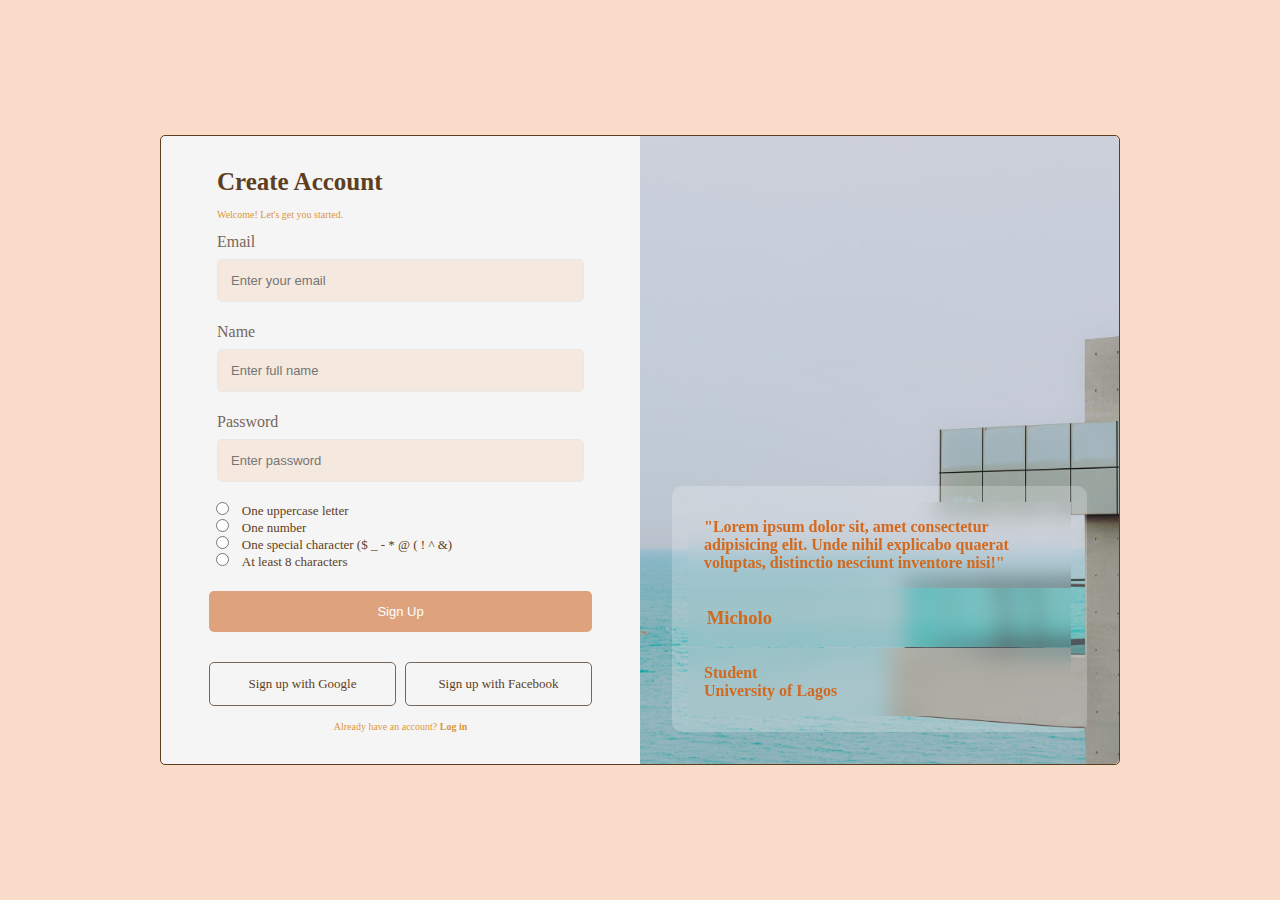
<file: index.html>
<!DOCTYPE html>
<html lang="en">
  <head>
    <meta charset="UTF-8" />
    <meta http-equiv="X-UA-Compatible" content="IE=edge" />
    <meta name="viewport" content="width=device-width, initial-scale=1.0" />
    <link rel="stylesheet" href="style.css" />
    <title>Michal's sign-up stuff</title>
  </head>
  <body>
    <div class="content">
        
        <form action="#" class="form" id="form">
            <div class="heading">
                <h2>Create Account</h2>
                <p>Welcome! Let's get you started.</p>
            </div>
            <div>
                <div class="input">
                  <label for="email">Email</label>
                  <input
                    type="email"
                    name="email"
                    id="email"
                    placeholder="Enter your email"
                  />
                </div>
                <div class="input">
                  <label for="name">Name</label>
                  <input
                    type="text"
                    name="name"
                    id="name"
                    placeholder="Enter full name"
                  />
                </div>
                <div class="input" id="input_password">
                  <label for="password">Password</label>
                  <input
                    type="password"
                    name="password"
                    id="password"
                    pattern="(?=.*\d)(?=.*[a-z])(?=.*[A-Z]).{8,}"
                    title="Must contain at least one number and one uppercase and lowercase
                    letter, and at least 8 characters"
                    placeholder="Enter password"
                  />
                  
                </div>
                <div id="validation">
                    <input
                    type="radio"
                    name="valid1"
                    id="valid1"
                    value="uppercase character"
                  />
                  <label for="valid1"  id="uppercase">One uppercase letter</label>
                  <br />
                  <input
                    type="radio"
                    name="valid2"
                    id="valid2"
                    value="number character"
                  />
                  <label for="valid2" id="number">One number</label>
                  <br />
                  <input
                    type="radio"
                    name="valid3"
                    id="valid3"
                    value="special character"
                  />
                  <label for="valid3"  id="special"
                    >One special character ($ _ - * @ ( ! ^ &)</label
                  >
                  <br />
                  <input
                    type="radio"
                    name="valid4"
                    id="valid4"
                    value="minimum of 8 characters"
                  />
                  <label for="valid4" id="length">At least 8 characters</label>
                </div>
                <div>
                    <button>Sign Up</button>
                </div>
                <div class="socials">
                  <div class="google">
                    <a href="www.google.com">
                      <i></i>
                      <p>Sign up with Google</p></a>
                  </div>
                  <div class="facebook">
                    <a href="www.facebook.com">
                      <i></i>
                      <p>Sign up with Facebook</p></a>
                  </div>
                </div>
        </form>   
      
        <p class="base">Already have an account? <a href="#"><b>Log in</b></a></p>
      </div>
      <div class="image">
        <div class="feedback">
          <p>
            "Lorem ipsum dolor sit, amet consectetur adipisicing elit. Unde
            nihil explicabo quaerat voluptas, distinctio nesciunt inventore
            nisi!"
          </p>
          <h3>Micholo</h3>

          <p>Student <br>
          University of Lagos</p>
        </div>
      </div>
    </div>
    <script src="script.js"></script>
  </body>
</html>
</file>
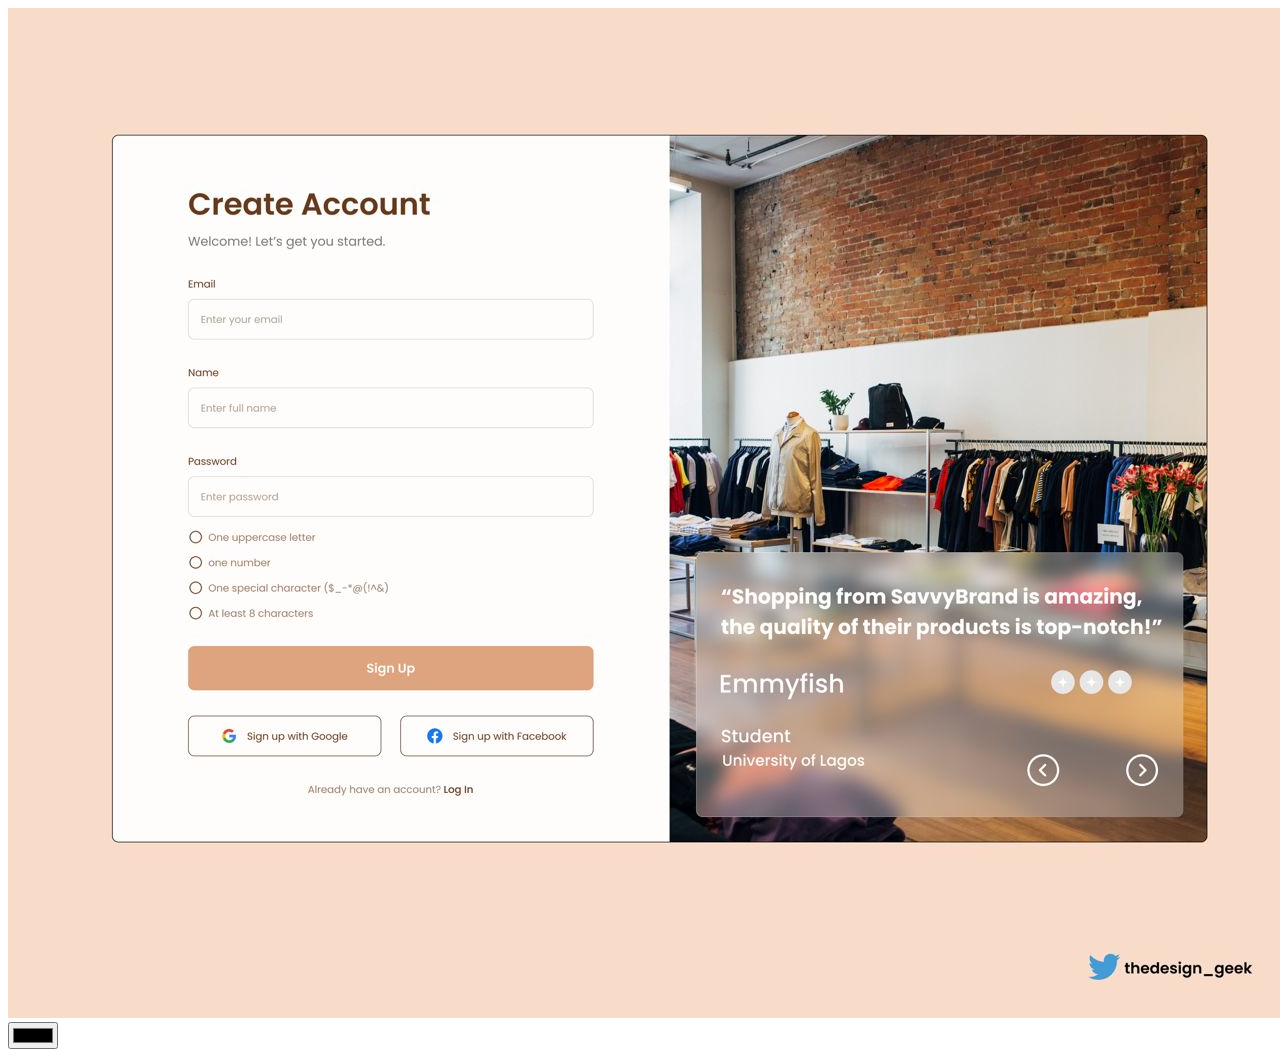
<file: savvy.html>
<!DOCTYPE html>
<html lang="en">
<head>
    <meta charset="UTF-8">
    <meta http-equiv="X-UA-Compatible" content="IE=edge">
    <meta name="viewport" content="width=device-width, initial-scale=1.0">
    <title>reference</title>
</head>
<body>
    <div>
        <img src="image.jpg" alt="nien">
    </div>
    <div>
        <input type="color">
    </div>
</body>
</html>
</file>
<file: style.css>
*{
    margin: 0;
    padding: 0;
    box-sizing: border-box;
}
body{
    margin: auto;
    justify-content: center;
    align-items: center;
    height: 100vh;
    display: flex;
    background-color: hsl(23, 77%, 88%);
}

.content{
    display: flex;
    flex-direction: row;
    width: 75%;
    height: auto;
    border: 1px solid hsl(28, 48%, 25%);
    border-radius: 5px;

}
.form{
    background-color: whitesmoke;
    display: flex;
    flex-direction: column;
    padding: 2em 3em 2em 3em;
    width: 50%;
    border-top-left-radius: 5px ;
    border-bottom-left-radius: 5px;
}
.heading{
    margin-bottom: 5px;
    padding-left: 0.5em;
}
.heading h2{
    font-size: 25px;
    color: hsl(28, 48%, 25%);
    margin-bottom: 13px;
}
.heading p{
    font-size: 10px;
    color: hsl(34, 70%, 55%);
}
.input{
    margin-bottom: 5px;
    padding: 0.5em;
    position: relative;
}
.input label{
    display: inline-block;
    margin-bottom: 0.5em;
    color: hsl(26, 13%, 41%);
}
.input input{
    display: block;
    border: 1px solid hsl(30, 9%, 91%);
    border-radius: 5px;
    width: 100%;
    padding: 1em;
    font-size: 13px;
    background-color: rgba(235, 107, 15, 0.096);
}
input:focus{
    outline: 1px solid hsl(28, 48%, 25%);
}

#validation{
    margin-bottom: 15px;
    padding: 0.5em;
    position: relative;
    font-size: 13px;
    color: hsl(28, 48%, 25%);
}
#validation input{
    padding: 1em;
}
#validation input:checked{
    outline: 1px solid hsl(28, 48%, 25%);

}

#validation label{
    padding-left: 10px;
}
.validation{
    color: green;
}
.validation:before{
    position: relative;
    left: -10px;
    content: "&#10004;";
}

.invalid{
    color: red;
}
.invalid:before{
    position: relative;
    left: -10px;
    content: "&#10006;" ;
}

button{
    width: 100%;
    padding: 1em;
    background-color: hsl(23, 59%, 68%);
    border: none;
    border-radius: 5px;
    color: white;
    font-size: 13px;
    margin-bottom: 25px;
    cursor: pointer;

}
button:hover{
    background-color: hsla(23, 60%, 68%, 0.507);
}
.socials{
    display: flex;
    flex-direction: row;
    width: 100%;
    column-gap: 1em;
    text-align: center;
    /* padding: 1em; */
    margin:0.5em 0 15px 0 ;
    font-size: 9px;
}
.google, .facebook{
    width: 50%;
    border: 1px solid hsl(26, 13%, 41%);
    padding: 1em;
    border-radius: 5px;
    font-size: 13px;
    color: hsl(28, 48%, 25%);

}
.google:hover, .facebook:hover{
    background-color: hsl(28, 48%, 25%);
    color: white;
}
.base{
    text-align: center;
    font-size: 10px;
    color: hsl(34, 70%, 55%);
}
 a{
    text-decoration: none;
    color: inherit;
}


.image{
    background: url('building.jpg');
    background-position: center;
    background-size: cover;
    background-color: rgb(151, 42, 8);
    width: 50%;
    padding: 2em;
    border-top-right-radius: 5px ;
    border-bottom-right-radius: 5px;
}
.feedback{
    position: sticky;
    background-color: rgba(255, 255, 255, 0.219);
    /* opacity: 0.6; */
    border: none;
    top: 70%;
    width: 100%;
    padding: 1em;
    border-radius: 10px;


}

.feedback p{
    /* margin: 5%; */
    font-weight: bold;
    color: chocolate;
    padding: 1em;
    backdrop-filter: blur(10px);

 
}
.feedback h3{
    /* margin: 5%; */
    font-weight: bold;
    color: chocolate;
    padding: 1em;
    backdrop-filter: blur(10px);

}
</file>
